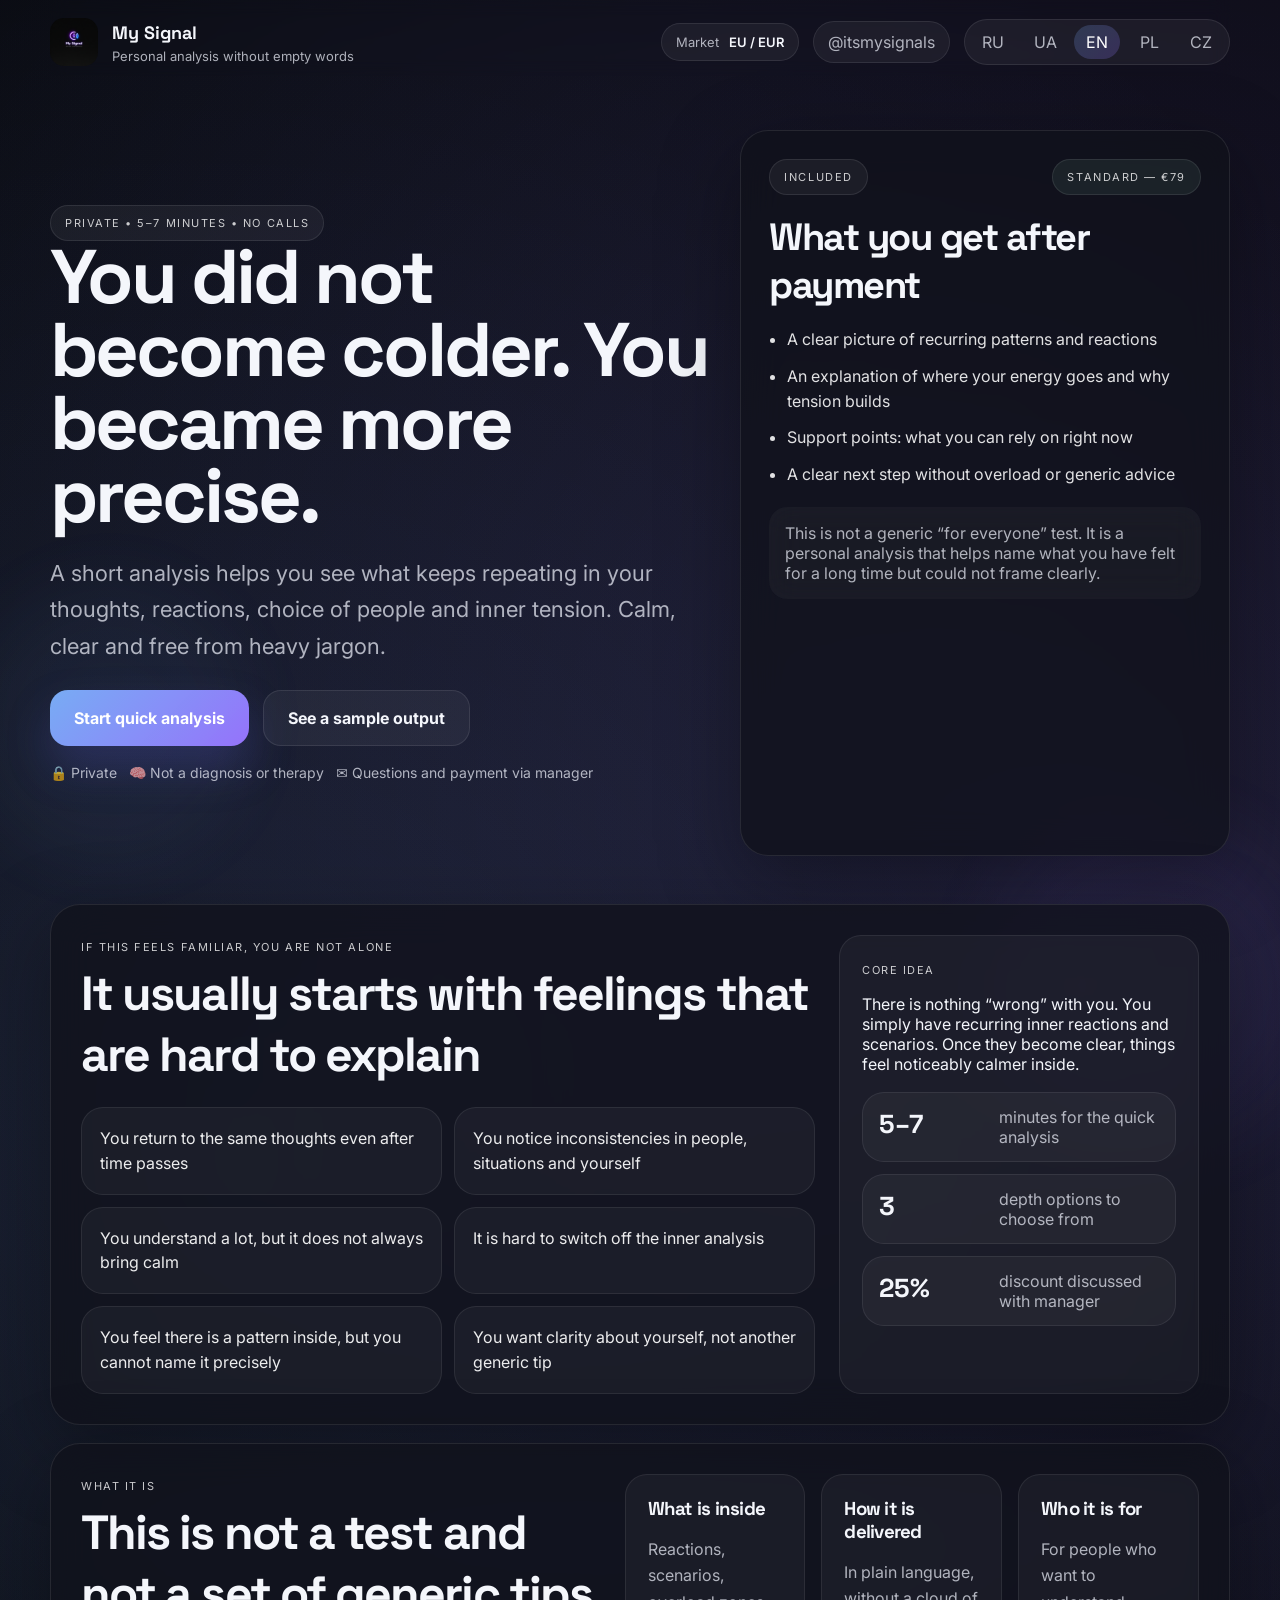
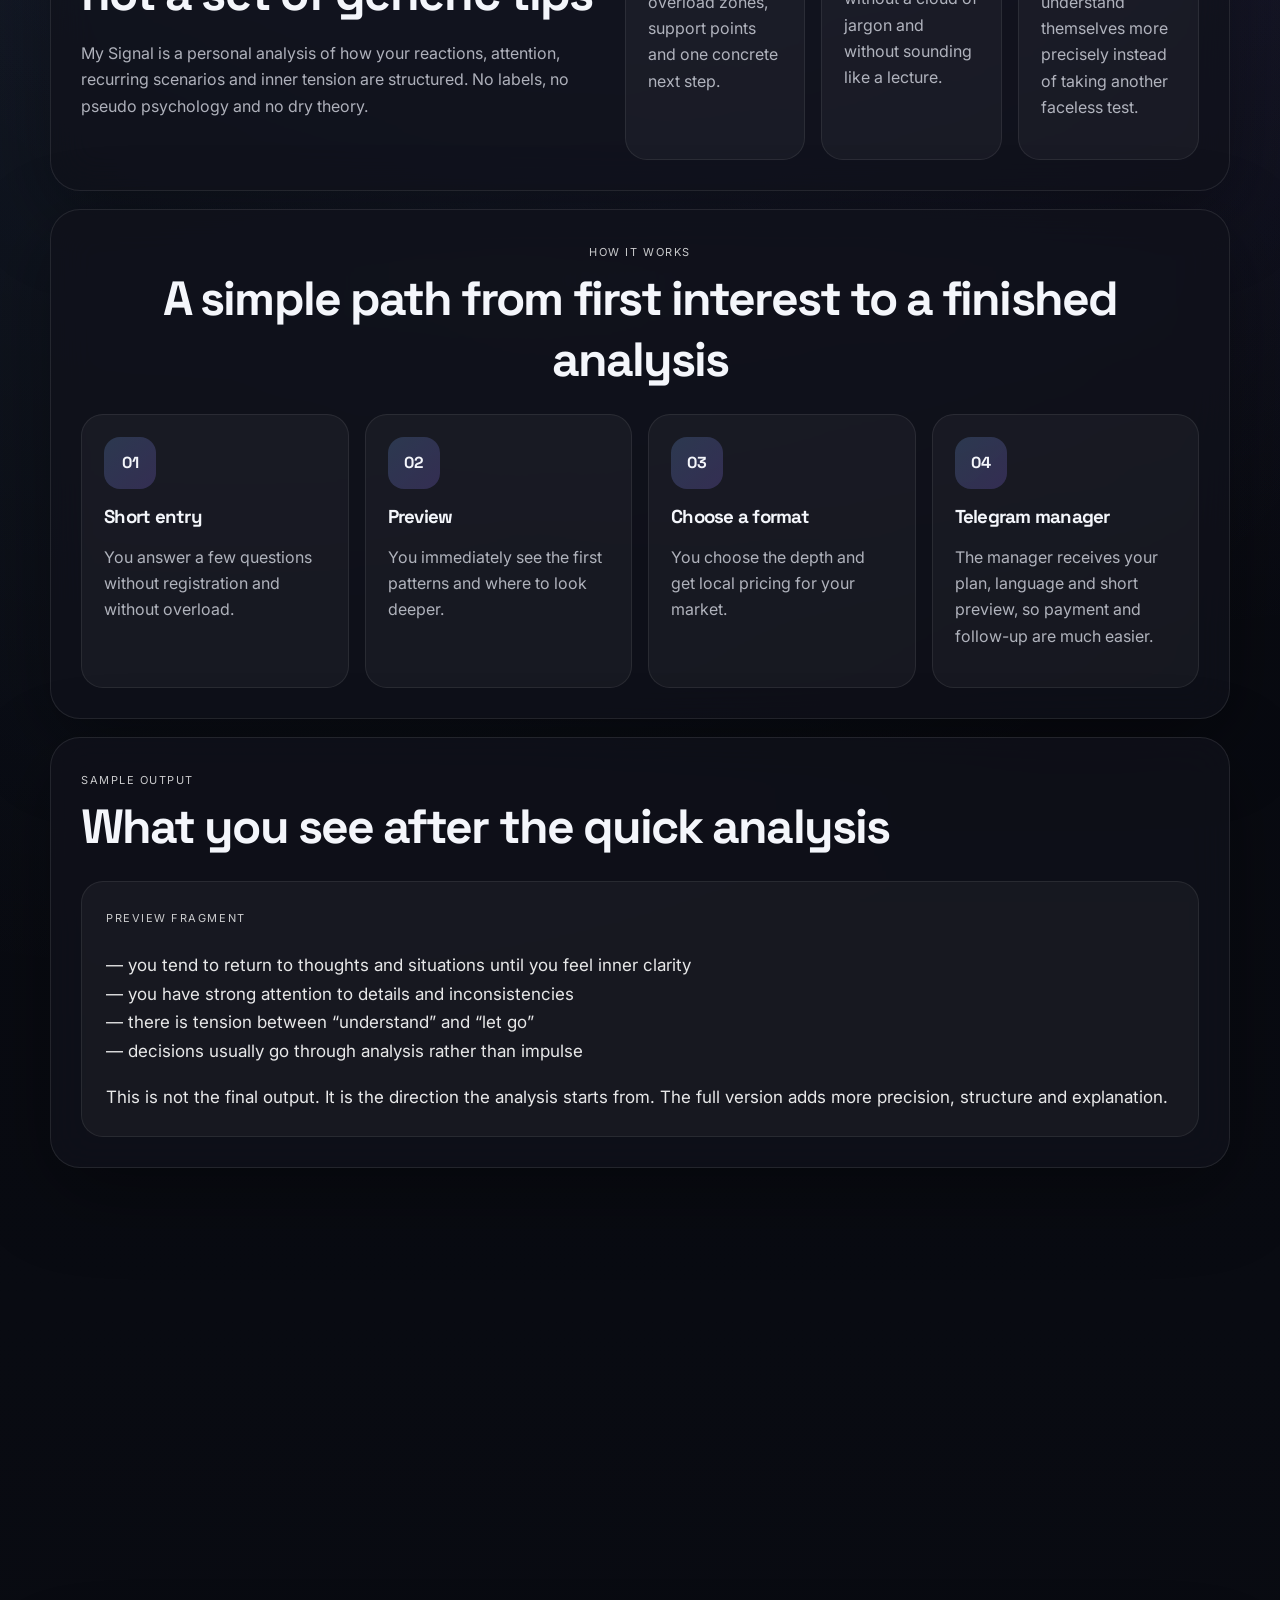
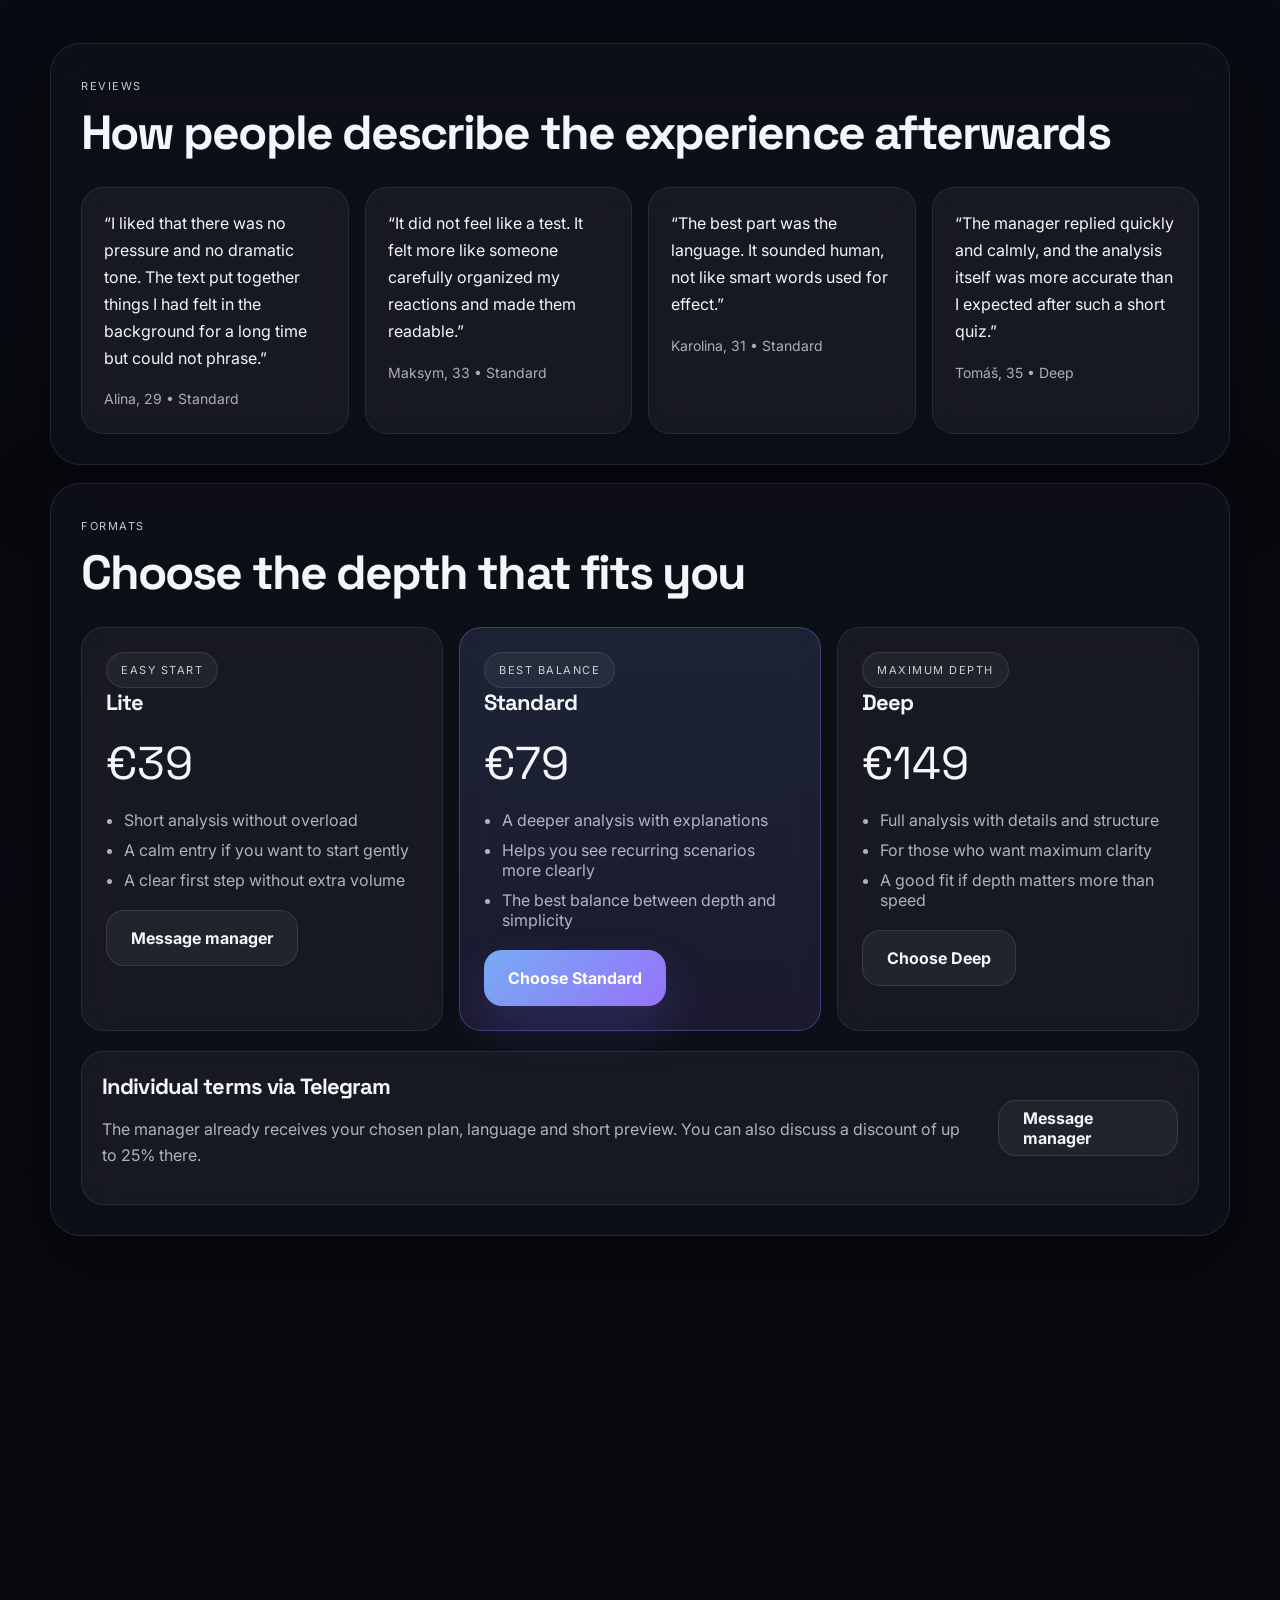
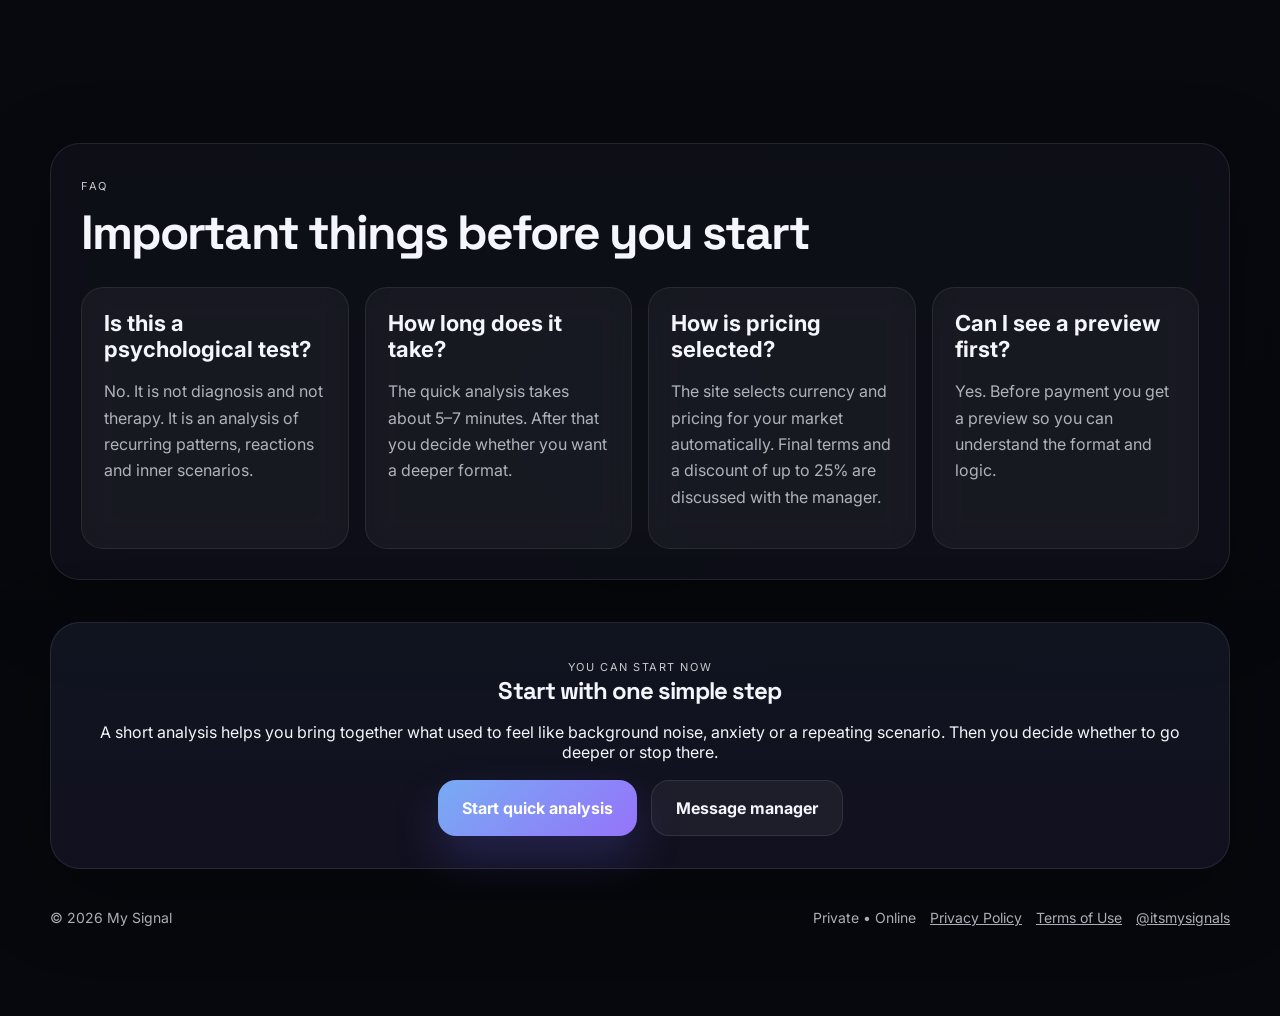
<file: index.html>
<!DOCTYPE html>
<html lang="ru">
<head>
  <meta charset="UTF-8" />
  <meta name="viewport" content="width=device-width, initial-scale=1.0, viewport-fit=cover" />
  <title>My Signal — персональный разбор паттернов и реакций</title>
  <meta name="description" content="My Signal — персональный разбор повторяющихся реакций, мыслей и сценариев. Спокойно, конфиденциально и без лишней воды." />
  <meta name="theme-color" content="#07080d" />
  <meta name="robots" content="index,follow" />
  <link rel="canonical" href="https://usatether.io/" />
  <meta property="og:title" content="My Signal — персональный разбор паттернов и реакций" />
  <meta property="og:description" content="Короткий разбор помогает увидеть повторяющиеся сценарии, внутреннее напряжение и точки опоры — без звонков и сложных терминов." />
  <meta property="og:type" content="website" />
  <meta property="og:url" content="https://usatether.io/" />
  <meta property="og:site_name" content="My Signal" />
  <meta property="og:image" content="https://usatether.io/assets/images/og-cover.png" />
  <meta property="og:image:width" content="1200" />
  <meta property="og:image:height" content="630" />
  <meta name="twitter:card" content="summary_large_image" />
  <meta name="twitter:title" content="My Signal — персональный разбор паттернов и реакций" />
  <meta name="twitter:description" content="Пойми, что у тебя повторяется и где возникает внутреннее напряжение." />
  <meta name="twitter:image" content="https://usatether.io/assets/images/og-cover.png" />
  <link rel="alternate" hreflang="ru" href="https://usatether.io/?lang=ru" />
  <link rel="alternate" hreflang="uk" href="https://usatether.io/?lang=uk" />
  <link rel="alternate" hreflang="en" href="https://usatether.io/?lang=en" />
  <link rel="alternate" hreflang="pl" href="https://usatether.io/?lang=pl" />
  <link rel="alternate" hreflang="cs" href="https://usatether.io/?lang=cs" />
  <link rel="alternate" hreflang="x-default" href="https://usatether.io/" />
  <link rel="preconnect" href="https://fonts.googleapis.com">
  <link rel="preconnect" href="https://fonts.gstatic.com" crossorigin>
  <link href="https://fonts.googleapis.com/css2?family=Inter:wght@400;500;600;700;800&family=Space+Grotesk:wght@500;700&display=swap" rel="stylesheet">
  <link rel="stylesheet" href="/assets/css/styles.css" />
  <link rel="icon" type="image/png" href="/assets/images/favicon.png" />
  <meta name="ms:telegram" content="itsmysignals" />
  <meta name="ms:support-email" content="" />
  <meta name="ms:ga4" content="" />
  <meta name="ms:meta-pixel" content="" />
</head>
<body>
  <div class="orb orb-a"></div>
  <div class="orb orb-b"></div>
  <div class="orb orb-c"></div>

  <div class="loader" id="loader" aria-hidden="true">
    <div class="loader-box">
      <div class="loader-brand">My Signal</div>
      <div class="loader-line" data-i18n="loader.line1">Подбираем язык и формат разбора…</div>
      <div class="loader-line" data-i18n="loader.line2">Готовим короткий вход без перегруза…</div>
      <div class="loader-line" data-i18n="loader.line3">Запускаем интерфейс…</div>
      <div class="loader-progress"></div>
    </div>
  </div>

  <header class="topbar wrap">
    <div class="brand-block">
      <img src="/assets/images/logo-primary.png" alt="My Signal" class="brand-logo" />
      <div>
        <div class="brand-name">My Signal</div>
        <div class="brand-sub" data-i18n="brand.sub">Персональный разбор без лишней воды</div>
      </div>
    </div>
    <div class="topbar-actions">
      <div class="market-pill">
        <span data-i18n="market.label">Рынок</span>
        <strong id="marketDisplay">EU / EUR</strong>
      </div>
      <a class="topbar-tg js-telegram-direct" href="https://t.me/itsmysignals" target="_blank" rel="noopener noreferrer">@itsmysignals</a>
      <div class="lang-switch" aria-label="Language switcher">
        <button class="lang-btn" data-lang="ru">RU</button>
        <button class="lang-btn" data-lang="uk">UA</button>
        <button class="lang-btn" data-lang="en">EN</button>
        <button class="lang-btn" data-lang="pl">PL</button>
        <button class="lang-btn" data-lang="cs">CZ</button>
      </div>
    </div>
  </header>

  <main>
    <section class="hero wrap">
      <div class="hero-copy" data-animate>
        <div class="eyebrow" data-i18n="hero.eyebrow">Конфиденциально • 5–7 минут • без звонков</div>
        <h1 data-i18n="hero.title">Ты не стал холоднее. Ты стал точнее.</h1>
        <p class="hero-sub" data-i18n="hero.sub">Короткий разбор помогает увидеть, что именно у тебя повторяется: в мыслях, реакциях, выборе людей и внутреннем напряжении. Спокойно, понятно и без тяжёлых формулировок.</p>
        <div class="hero-actions">
          <button class="btn btn-primary js-open-quiz" data-i18n="hero.cta" data-analytics-source="hero_quiz">Пройти короткий разбор</button>
          <a class="btn btn-secondary" href="#report-preview" data-i18n="hero.cta2">Посмотреть пример вывода</a>
        </div>
        <div class="hero-trust">
          <span data-i18n="hero.trust1">🔒 Конфиденциально</span>
          <span data-i18n="hero.trust2">🧠 Не диагноз и не терапия</span>
          <span data-i18n="hero.trust3">✉️ Вопросы и оплата через менеджера</span>
        </div>
      </div>
      <div class="hero-card" data-animate>
        <div class="hero-card-top">
          <span class="badge" data-i18n="hero.cardBadge">Что входит</span>
          <span class="badge badge-soft" id="heroPriceBadge">Standard — €79</span>
        </div>
        <h2 data-i18n="hero.cardTitle">Что человек получает после оплаты</h2>
        <ul class="hero-card-list">
          <li data-i18n="hero.card1">Ясную картину повторяющихся сценариев и реакций</li>
          <li data-i18n="hero.card2">Пояснение, где уходит энергия и почему растёт напряжение</li>
          <li data-i18n="hero.card3">Точки опоры: на что можно опираться уже сейчас</li>
          <li data-i18n="hero.card4">Чёткий следующий шаг без перегруза и общих фраз</li>
        </ul>
        <div class="hero-card-note" data-i18n="hero.cardNote">Это не общий тест «для всех», а персональный разбор, который помогает назвать то, что давно чувствуется, но не складывалось в ясную картину.</div>
      </div>
    </section>

    <section class="wrap section-shell recognition" data-animate>
      <div>
        <div class="section-label" data-i18n="recognition.label">Если это знакомо — ты не один</div>
        <h2 class="section-title" data-i18n="recognition.title">Обычно всё начинается с ощущений, которые сложно объяснить</h2>
        <div class="recognition-list">
          <div class="recognition-item" data-i18n="recognition.item1">Ты возвращаешься к одним и тем же мыслям даже спустя время</div>
          <div class="recognition-item" data-i18n="recognition.item2">Замечаешь несостыковки в людях, ситуациях и в себе</div>
          <div class="recognition-item" data-i18n="recognition.item3">Много понимаешь, но это не всегда приносит спокойствие</div>
          <div class="recognition-item" data-i18n="recognition.item4">Иногда сложно выключить внутренний анализ</div>
          <div class="recognition-item" data-i18n="recognition.item5">Чувствуешь, что внутри есть паттерн, но не можешь его точно назвать</div>
          <div class="recognition-item" data-i18n="recognition.item6">Хочется не очередного совета, а ясности по себе</div>
        </div>
      </div>
      <aside class="recognition-side">
        <div class="side-kicker" data-i18n="recognition.sideKicker">Главная мысль</div>
        <p data-i18n="recognition.sideText">С тобой не «что-то не так». У тебя просто есть повторяющиеся внутренние реакции и сценарии. Когда они становятся понятны, внутри становится заметно спокойнее.</p>
        <div class="side-stat-grid">
          <div class="side-stat"><strong>5–7</strong><span data-i18n="recognition.sideStat1">минут на короткий разбор</span></div>
          <div class="side-stat"><strong>3</strong><span data-i18n="recognition.sideStat2">формата глубины на выбор</span></div>
          <div class="side-stat"><strong>25%</strong><span data-i18n="recognition.sideStat3">скидка обсуждается у менеджера</span></div>
        </div>
      </aside>
    </section>

    <section class="wrap section-shell value-grid" data-animate>
      <div>
        <div class="section-label" data-i18n="offer.label">Что это такое</div>
        <h2 class="section-title" data-i18n="offer.title">Это не тест и не набор общих советов</h2>
        <p class="section-sub" data-i18n="offer.sub">My Signal — это персональный разбор того, как у тебя устроены реакции, внимание, повторяющиеся сценарии и внутреннее напряжение. Без ярлыков, без псевдопсихологии и без сухой теории.</p>
      </div>
      <div class="value-cards">
        <article class="value-card">
          <h3 data-i18n="offer.card1Title">Что внутри</h3>
          <p data-i18n="offer.card1Text">Реакции, сценарии, зоны перегруза, точки опоры и конкретный следующий шаг.</p>
        </article>
        <article class="value-card">
          <h3 data-i18n="offer.card2Title">Как это подаётся</h3>
          <p data-i18n="offer.card2Text">Простым языком, без терминологического тумана и без ощущения, что тебе читают лекцию.</p>
        </article>
        <article class="value-card">
          <h3 data-i18n="offer.card3Title">Для кого</h3>
          <p data-i18n="offer.card3Text">Для тех, кто хочет понять себя точнее, а не получить очередной безличный тест.</p>
        </article>
      </div>
    </section>

    <section class="wrap section-shell steps" data-animate>
      <div class="section-head center">
        <div class="section-label" data-i18n="flow.label">Как это работает</div>
        <h2 class="section-title" data-i18n="flow.title">Простой путь от первого интереса до готового разбора</h2>
      </div>
      <div class="steps-grid">
        <article class="step-card">
          <div class="step-number">01</div>
          <h3 data-i18n="flow.card1Title">Короткий вход</h3>
          <p data-i18n="flow.card1Text">Ты отвечаешь на несколько вопросов без регистрации и без перегруза.</p>
        </article>
        <article class="step-card">
          <div class="step-number">02</div>
          <h3 data-i18n="flow.card2Title">Предварительный вывод</h3>
          <p data-i18n="flow.card2Text">Сразу видишь первые паттерны и понимаешь, куда смотреть глубже.</p>
        </article>
        <article class="step-card">
          <div class="step-number">03</div>
          <h3 data-i18n="flow.card3Title">Выбор формата</h3>
          <p data-i18n="flow.card3Text">Выбираешь глубину разбора и получаешь локальную цену под свой рынок.</p>
        </article>
        <article class="step-card">
          <div class="step-number">04</div>
          <h3 data-i18n="flow.card4Title">Менеджер в Telegram</h3>
          <p data-i18n="flow.card4Text">Менеджер получает твой план, язык и краткий вывод — дальше проще оплатить и задать вопросы.</p>
        </article>
      </div>
    </section>

    <section class="wrap section-shell preview-shell" id="report-preview" data-animate>
      <div class="section-head">
        <div>
          <div class="section-label" data-i18n="preview.label">Пример вывода</div>
          <h2 class="section-title" data-i18n="preview.title">Что ты увидишь после короткого разбора</h2>
        </div>
      </div>
      <div class="report-card">
        <div class="report-kicker" data-i18n="preview.kicker">Предварительный фрагмент</div>
        <p data-i18n="preview.text">— ты склонен возвращаться к мыслям и ситуациям, пока не почувствуешь внутреннюю ясность<br>— у тебя сильное внимание к деталям и несостыковкам<br>— внутри есть напряжение между «понять» и «отпустить»<br>— решения чаще проходят через анализ, а не через импульс</p>
        <p class="section-sub" data-i18n="preview.note">Это не окончательный вывод, а направление, с которого начинается разбор. Полная версия даёт больше точности, структуры и пояснений.</p>
      </div>
    </section>

    <section class="wrap section-shell trust-section" data-animate>
      <div class="section-head">
        <div>
          <div class="section-label" data-i18n="trust.label">Доверие без перегиба</div>
          <h2 class="section-title" data-i18n="trust.title">Почему это ощущается как про тебя, а не как общий шаблон</h2>
        </div>
      </div>
      <div class="trust-grid">
        <article class="trust-card">
          <h3 data-i18n="trust.card1Title">Без ложных обещаний</h3>
          <p data-i18n="trust.card1Text">Это не диагноз, не магия и не обещание «исправить всё». Это ясный разбор того, что уже проявляется в твоих реакциях и сценариях.</p>
        </article>
        <article class="trust-card">
          <h3 data-i18n="trust.card2Title">Без публичности</h3>
          <p data-i18n="trust.card2Text">Короткий разбор проходит без звонков. Все вопросы, условия и оплата — через менеджера в Telegram в личном формате.</p>
        </article>
        <article class="trust-card">
          <h3 data-i18n="trust.card3Title">Без пустых формулировок</h3>
          <p data-i18n="trust.card3Text">Текст результата написан для человека, а не для красивой витрины. Важна понятность, а не эффектность ради эффекта.</p>
        </article>
        <article class="trust-card">
          <h3 data-i18n="trust.card4Title">С локальной ценой</h3>
          <p data-i18n="trust.card4Text">Сайт автоматически подбирает язык и цену под рынок, а скидка до 25% обсуждается уже у менеджера.</p>
        </article>
      </div>
    </section>

    <section class="wrap section-shell reviews" data-animate>
      <div class="section-head">
        <div>
          <div class="section-label" data-i18n="reviews.label">Отзывы</div>
          <h2 class="section-title" data-i18n="reviews.title">Как люди описывают опыт после разбора</h2>
        </div>
      </div>
      <div class="reviews-grid">
        <article class="review-card">
          <p data-i18n="reviews.card1Text">«Мне понравилось, что здесь нет давления и лишней драмы. Текст собрал в одно целое то, что я давно чувствовала фоном, но не могла сформулировать.»</p>
          <span data-i18n="reviews.card1Meta">Алина, 29 • Standard</span>
        </article>
        <article class="review-card">
          <p data-i18n="reviews.card2Text">«Ощущение было не как от теста, а как будто кто-то аккуратно разложил мои реакции по полочкам. После этого стало проще принимать решения.»</p>
          <span data-i18n="reviews.card2Meta">Maksym, 33 • Full</span>
        </article>
        <article class="review-card">
          <p data-i18n="reviews.card3Text">«Сильнее всего зашло, что вывод написан нормальным человеческим языком. Не было ощущения “умных слов ради умных слов”.»</p>
          <span data-i18n="reviews.card3Meta">Karolina, 31 • Standard</span>
        </article>
        <article class="review-card">
          <p data-i18n="reviews.card4Text">«Менеджер быстро ответил, всё было спокойно и без навязчивости. Сам разбор оказался точнее, чем я ожидал после короткого квиза.»</p>
          <span data-i18n="reviews.card4Meta">Tomáš, 35 • Deep</span>
        </article>
      </div>
    </section>

    <section class="wrap section-shell pricing" data-animate>
      <div class="section-head">
        <div>
          <div class="section-label" data-i18n="pricing.label">Форматы</div>
          <h2 class="section-title" data-i18n="pricing.title">Выбери глубину, которая тебе подходит</h2>
        </div>
      </div>
      <div class="pricing-grid">
        <article class="pricing-card">
          <div class="plan-badge" data-i18n="pricing.badge1">Базовый вход</div>
          <h3 data-i18n="pricing.card1Title">Lite</h3>
          <div class="price" data-price="lite">€39</div>
          <ul class="plan-list">
            <li data-i18n="pricing.card1Item1">Короткий разбор без перегруза</li>
            <li data-i18n="pricing.card1Item2">Подходит, если хочешь начать спокойно</li>
            <li data-i18n="pricing.card1Item3">Понятный первый шаг без лишнего объёма</li>
          </ul>
          <button class="btn btn-secondary js-checkout" data-plan="lite" data-i18n="pricing.card1Cta">Написать менеджеру</button>
        </article>
        <article class="pricing-card featured">
          <div class="plan-badge" data-i18n="pricing.badge2">Оптимальный формат</div>
          <h3 data-i18n="pricing.card2Title">Standard</h3>
          <div class="price" data-price="standard">€79</div>
          <ul class="plan-list">
            <li data-i18n="pricing.card2Item1">Более глубокий разбор с пояснениями</li>
            <li data-i18n="pricing.card2Item2">Помогает увидеть повторяющиеся сценарии точнее</li>
            <li data-i18n="pricing.card2Item3">Лучший баланс глубины и простоты</li>
          </ul>
          <button class="btn btn-primary js-checkout" data-plan="standard" data-i18n="pricing.card2Cta">Выбрать Standard</button>
        </article>
        <article class="pricing-card">
          <div class="plan-badge" data-i18n="pricing.badge3">Максимальная глубина</div>
          <h3 data-i18n="pricing.card3Title">Deep</h3>
          <div class="price" data-price="deep">€149</div>
          <ul class="plan-list">
            <li data-i18n="pricing.card3Item1">Полный разбор с деталями и структурой</li>
            <li data-i18n="pricing.card3Item2">Для тех, кто хочет дойти до максимальной ясности</li>
            <li data-i18n="pricing.card3Item3">Подходит, если важна глубина, а не скорость</li>
          </ul>
          <button class="btn btn-secondary js-checkout" data-plan="deep" data-i18n="pricing.card3Cta">Выбрать Deep</button>
        </article>
      </div>
      <div class="manager-box">
        <div>
          <h3 data-i18n="pricing.managerTitle">Индивидуальные условия через Telegram</h3>
          <p data-i18n="pricing.managerText">Менеджер уже получает выбранный план, язык и краткий вывод. Там же можно уточнить детали и обсудить скидку до 25%.</p>
        </div>
        <a class="btn btn-secondary js-telegram-direct" href="https://t.me/itsmysignals" target="_blank" rel="noopener noreferrer" data-i18n="pricing.managerCta" data-analytics-source="pricing_manager">Написать менеджеру</a>
      </div>
    </section>



    <section class="wrap section-shell readiness" data-animate>
      <div class="section-head">
        <div>
          <div class="section-label" data-copy="legal.label">Before payment</div>
          <h2 class="section-title" data-copy="legal.title">Clear rules and a backup contact path</h2>
        </div>
      </div>
      <div class="readiness-grid">
        <article class="faq-card readiness-card">
          <strong data-copy="legal.card1Title">What this service is and is not</strong>
          <p data-copy="legal.card1Text">My Signal is an informational personal analysis. It is not a diagnosis, not therapy, not emergency help and not medical treatment.</p>
          <div class="legal-links">
            <a href="/privacy.html" data-copy="legal.privacy">Privacy Policy</a>
            <a href="/terms.html" data-copy="legal.terms">Terms</a>
          </div>
        </article>
        <article class="faq-card readiness-card">
          <strong data-copy="fallback.cardTitle">Not ready to jump into Telegram?</strong>
          <p data-copy="fallback.cardText">You can copy the preview and contact details first. When support email is configured, the email button becomes a backup lead channel.</p>
          <div class="backup-actions">
            <button class="btn btn-secondary" id="copyPreviewButton" type="button" data-copy="fallback.copy">Copy preview</button>
            <a class="btn btn-secondary is-disabled" id="emailFallbackLink" href="#" aria-disabled="true" data-copy="fallback.email">Email backup</a>
          </div>
          <p class="backup-note" id="copyPreviewStatus" aria-live="polite" data-copy="fallback.note">Telegram remains the fastest path, but now there is a fallback.</p>
        </article>
      </div>
    </section>

    <section class="wrap section-shell faq" data-animate>
      <div class="section-head">
        <div>
          <div class="section-label" data-i18n="faq.label">FAQ</div>
          <h2 class="section-title" data-i18n="faq.title">Коротко о важном перед стартом</h2>
        </div>
      </div>
      <div class="faq-grid">
        <article class="faq-card"><strong data-i18n="faq.q1">Это психологический тест?</strong><p data-i18n="faq.a1">Нет. Это не диагностика и не терапия. Это разбор повторяющихся паттернов, реакций и внутренних сценариев.</p></article>
        <article class="faq-card"><strong data-i18n="faq.q2">Сколько времени это занимает?</strong><p data-i18n="faq.a2">Короткий разбор занимает примерно 5–7 минут. Дальше ты сам решаешь, нужен ли более глубокий формат.</p></article>
        <article class="faq-card"><strong data-i18n="faq.q3">Как определяется цена?</strong><p data-i18n="faq.a3">Сайт подбирает валюту и цену под рынок автоматически. Финальные условия и скидка до 25% обсуждаются у менеджера.</p></article>
        <article class="faq-card"><strong data-i18n="faq.q4">Можно сначала посмотреть предварительный вывод?</strong><p data-i18n="faq.a4">Да. До оплаты ты получаешь предварительный вывод, чтобы понять логику и формат.</p></article>
      </div>
    </section>

    <section class="wrap final-cta" data-animate>
      <div class="final-panel">
        <div class="section-label" data-i18n="final.label">Можно начать сейчас</div>
        <h2 data-i18n="final.title">Начни с простого шага</h2>
        <p data-i18n="final.text">Короткий разбор помогает собрать в одно целое то, что раньше ощущалось как фон, тревога или повторяющийся сценарий. Дальше ты сам решаешь, идти глубже или остановиться на этом.</p>
        <div class="hero-actions center-actions">
          <button class="btn btn-primary js-open-quiz" data-i18n="final.cta1" data-analytics-source="final_quiz">Пройти короткий разбор</button>
          <a class="btn btn-secondary js-telegram-direct" href="https://t.me/itsmysignals" target="_blank" rel="noopener noreferrer" data-i18n="final.cta2" data-analytics-source="final_manager">Написать менеджеру</a>
        </div>
      </div>
    </section>
  </main>

  <footer class="wrap footer">
    <div>© <span id="year"></span> My Signal</div>
    <div class="footer-links">
      <span data-i18n="footer.text">Конфиденциально • Онлайн</span>
      <a href="/privacy.html" data-copy="legal.privacy">Privacy Policy</a>
      <a href="/terms.html" data-copy="legal.terms">Terms</a>
      <a class="js-telegram-direct" href="https://t.me/itsmysignals" target="_blank" rel="noopener noreferrer" data-analytics-source="footer_manager">@itsmysignals</a>
    </div>
  </footer>

  <div class="sticky-mobile-cta">
    <button class="btn btn-primary js-open-quiz" data-i18n="sticky.cta" data-analytics-source="sticky_quiz">Пройти короткий разбор</button>
  </div>

  <div class="modal" id="quizModal" aria-hidden="true">
    <div class="modal-backdrop" data-close-modal></div>
    <div class="modal-dialog">
      <div class="modal-toolbar">
        <div class="modal-toolbar-spacer" aria-hidden="true"></div>
        <button class="modal-close" id="closeModal" aria-label="Close">×</button>
      </div>

      <section class="quiz-screen active" data-screen="intro">
        <div class="quiz-kicker" data-i18n="quiz.introKicker">Короткий вход в разбор</div>
        <h3 data-i18n="quiz.introTitle">Ответь на несколько вопросов</h3>
        <p data-i18n="quiz.introText">Это займёт примерно 5–7 минут. Без регистрации, без звонков и без тяжёлых формулировок. Ответы нужны только для предварительного вывода.</p>
        <div class="quiz-trust">
          <span data-i18n="quiz.introTrust1">🔒 Конфиденциально</span>
          <span data-i18n="quiz.introTrust2">⚡ Быстро</span>
          <span data-i18n="quiz.introTrust3">📩 Вопросы и оплата через Telegram</span>
        </div>
        <button class="btn btn-primary" id="startQuiz" data-i18n="quiz.start">Начать</button>
      </section>

      <section class="quiz-screen" data-screen="questions">
        <div class="quiz-header">
          <div class="quiz-progress-block">
            <div class="quiz-progress-row">
              <div class="quiz-progress"><span id="quizProgressBar"></span></div>
              <div class="quiz-progress-text"><span id="quizCurrent">1</span>/<span id="quizTotal">10</span></div>
            </div>
            <div class="quiz-kicker" id="quizCategory">My Signal</div>
          </div>
        </div>
        <h3 id="quizQuestion">...</h3>
        <div class="quiz-options" id="quizOptions"></div>
      </section>

      <section class="quiz-screen" data-screen="analyzing">
        <div class="quiz-kicker" data-i18n="quiz.analyzingKicker">Предварительный анализ</div>
        <h3 data-i18n="quiz.analyzingTitle">Собираем вывод по твоим ответам</h3>
        <div class="analysis-lines">
          <div data-i18n="quiz.analyzing1">Смотрим, где повторяются реакции…</div>
          <div data-i18n="quiz.analyzing2">Отмечаем, где растёт внутреннее напряжение…</div>
          <div data-i18n="quiz.analyzing3">Собираем предварительную картину…</div>
        </div>
        <div class="loader-progress slim"><span></span></div>
      </section>

      <section class="quiz-screen" data-screen="result">
        <div class="quiz-kicker" data-i18n="quiz.resultKicker">Предварительный вывод</div>
        <h3 data-i18n="quiz.resultTitle">Уже видно несколько устойчивых паттернов</h3>
        <div class="preview-points" id="previewPoints"></div>
        <div class="preview-summary" id="previewSummary"></div>
        <div class="preview-actions">
          <button class="btn btn-primary" id="openPlans" data-i18n="quiz.resultCta1">Выбрать формат</button>
          <a class="btn btn-secondary" id="telegramPreviewLink" href="https://t.me/itsmysignals" target="_blank" rel="noopener noreferrer" data-analytics-source="quiz_preview" data-i18n="quiz.resultCta2">Отправить вывод менеджеру</a>
        </div>
      </section>

      <section class="quiz-screen" data-screen="plans">
        <div class="quiz-kicker" data-i18n="quiz.planKicker">Завершение</div>
        <h3 data-i18n="quiz.planTitle">Выбери формат и перейди к менеджеру</h3>
        <p class="quiz-plan-note" data-i18n="quiz.planText">Менеджер получит выбранный тариф, язык, рынок и краткий вывод. Это ускоряет оплату и делает диалог точнее.</p>
        <div class="quiz-plan-grid">
          <button class="plan-select" data-plan="lite"><span class="plan-name">Lite</span> <span class="plan-price" data-plan-price="lite">€39</span></button>
          <button class="plan-select featured active" data-plan="standard"><span class="plan-name">Standard</span> <span class="plan-price" data-plan-price="standard">€79</span></button>
          <button class="plan-select" data-plan="deep"><span class="plan-name">Deep</span> <span class="plan-price" data-plan-price="deep">€149</span></button>
        </div>
        <a class="btn btn-primary full" id="telegramCheckoutLink" href="https://t.me/itsmysignals" target="_blank" rel="noopener noreferrer" data-analytics-source="quiz_checkout" data-i18n="quiz.planCta">Перейти к менеджеру в Telegram</a>
      </section>
    </div>
  </div>

  <script src="/assets/js/app.js" defer></script>
</body>
</html>
</file>
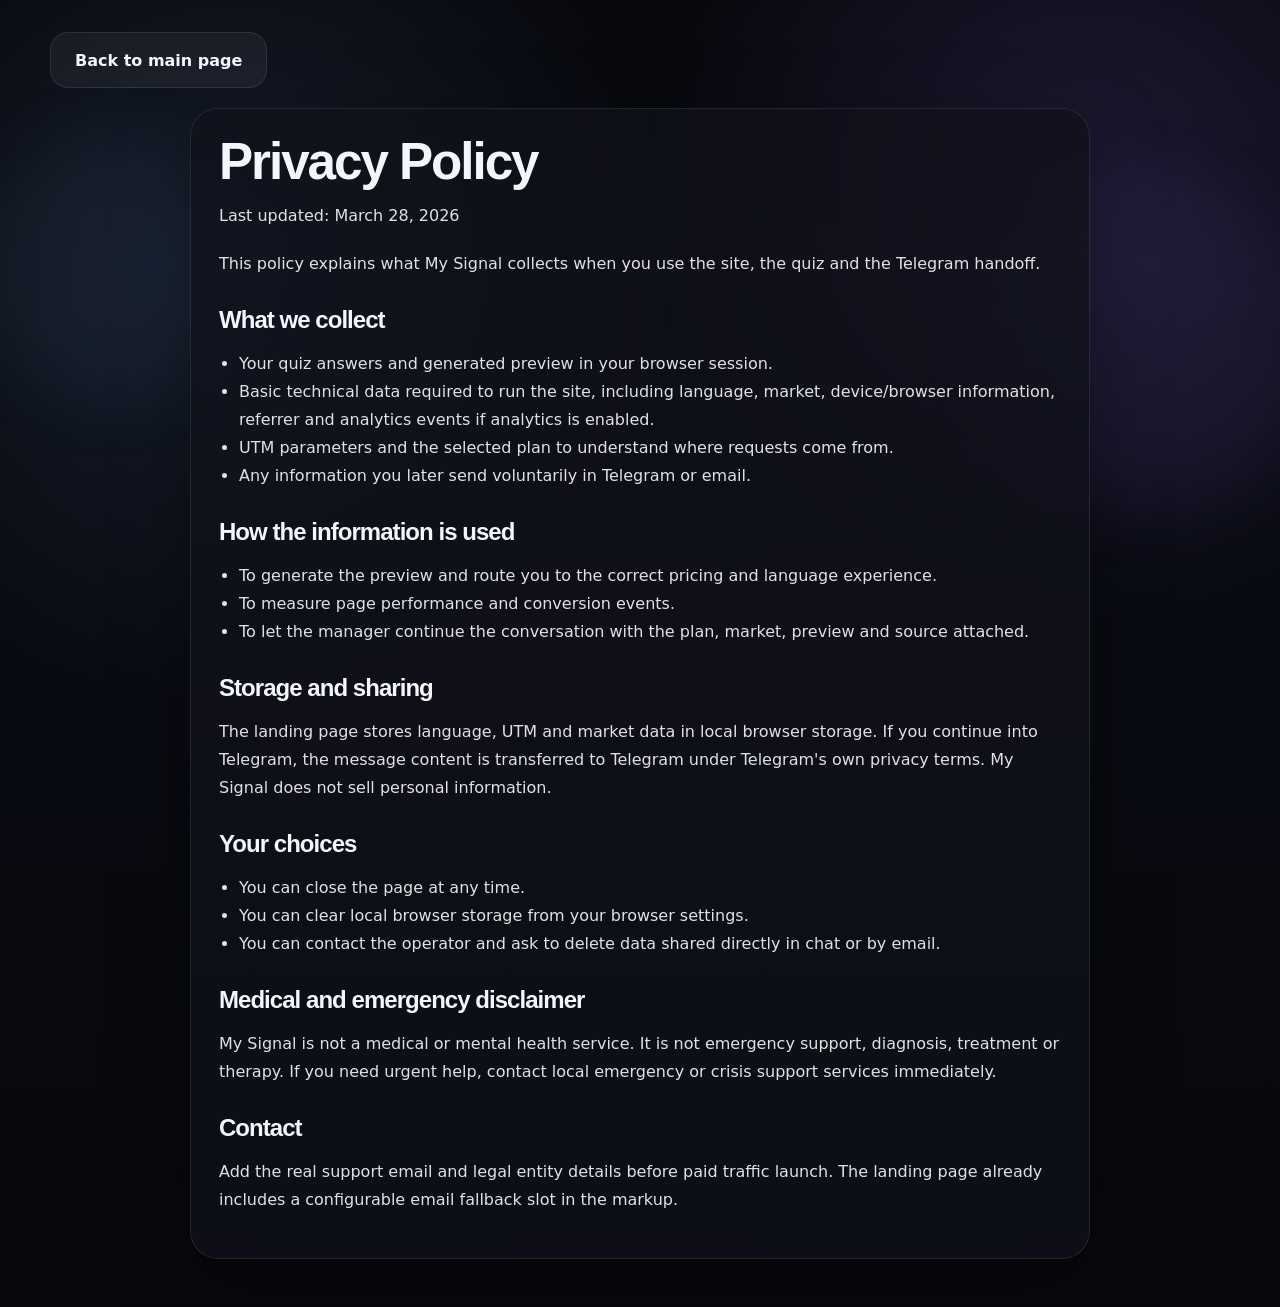
<file: privacy.html>
<!DOCTYPE html>
<html lang="en">
<head>
  <meta charset="UTF-8" />
  <meta name="viewport" content="width=device-width, initial-scale=1.0" />
  <title>My Signal Privacy Policy</title>
  <meta name="description" content="Privacy Policy for My Signal" />
  <meta name="robots" content="index,follow" />
  <link rel="stylesheet" href="/assets/css/styles.css" />
  <link rel="icon" type="image/png" href="/assets/images/favicon.png" />
</head>
<body class="legal-page">
  <div class="orb orb-a"></div>
  <div class="orb orb-b"></div>
  <main class="wrap">
    <a class="btn btn-secondary legal-back" href="/">Back to main page</a>
    <article class="legal-shell">
      <h1>Privacy Policy</h1>
      <p class="legal-meta">Last updated: March 28, 2026</p>
      
<p>This policy explains what My Signal collects when you use the site, the quiz and the Telegram handoff.</p>
<h2>What we collect</h2>
<ul>
  <li>Your quiz answers and generated preview in your browser session.</li>
  <li>Basic technical data required to run the site, including language, market, device/browser information, referrer and analytics events if analytics is enabled.</li>
  <li>UTM parameters and the selected plan to understand where requests come from.</li>
  <li>Any information you later send voluntarily in Telegram or email.</li>
</ul>
<h2>How the information is used</h2>
<ul>
  <li>To generate the preview and route you to the correct pricing and language experience.</li>
  <li>To measure page performance and conversion events.</li>
  <li>To let the manager continue the conversation with the plan, market, preview and source attached.</li>
</ul>
<h2>Storage and sharing</h2>
<p>The landing page stores language, UTM and market data in local browser storage. If you continue into Telegram, the message content is transferred to Telegram under Telegram's own privacy terms. My Signal does not sell personal information.</p>
<h2>Your choices</h2>
<ul>
  <li>You can close the page at any time.</li>
  <li>You can clear local browser storage from your browser settings.</li>
  <li>You can contact the operator and ask to delete data shared directly in chat or by email.</li>
</ul>
<h2>Medical and emergency disclaimer</h2>
<p>My Signal is not a medical or mental health service. It is not emergency support, diagnosis, treatment or therapy. If you need urgent help, contact local emergency or crisis support services immediately.</p>
<h2>Contact</h2>
<p>Add the real support email and legal entity details before paid traffic launch. The landing page already includes a configurable email fallback slot in the markup.</p>

    </article>
  </main>
</body>
</html>
</file>
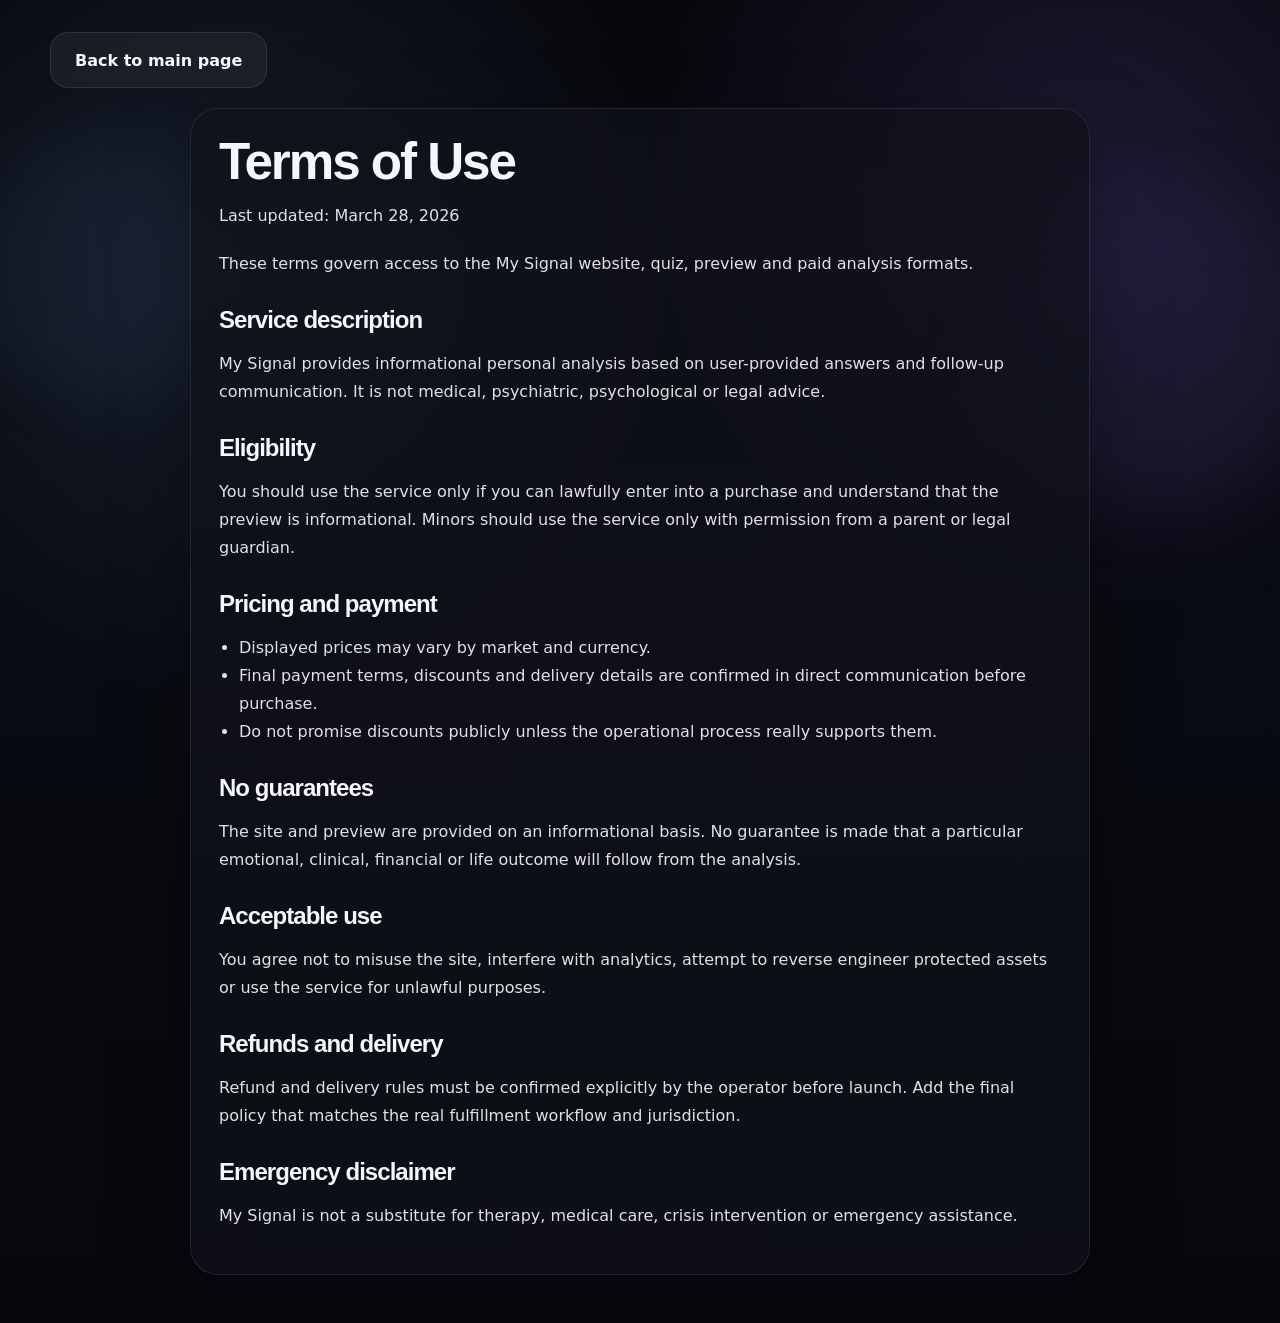
<file: terms.html>
<!DOCTYPE html>
<html lang="en">
<head>
  <meta charset="UTF-8" />
  <meta name="viewport" content="width=device-width, initial-scale=1.0" />
  <title>My Signal Terms</title>
  <meta name="description" content="Terms for My Signal" />
  <meta name="robots" content="index,follow" />
  <link rel="stylesheet" href="/assets/css/styles.css" />
  <link rel="icon" type="image/png" href="/assets/images/favicon.png" />
</head>
<body class="legal-page">
  <div class="orb orb-a"></div>
  <div class="orb orb-b"></div>
  <main class="wrap">
    <a class="btn btn-secondary legal-back" href="/">Back to main page</a>
    <article class="legal-shell">
      <h1>Terms of Use</h1>
      <p class="legal-meta">Last updated: March 28, 2026</p>
      
<p>These terms govern access to the My Signal website, quiz, preview and paid analysis formats.</p>
<h2>Service description</h2>
<p>My Signal provides informational personal analysis based on user-provided answers and follow-up communication. It is not medical, psychiatric, psychological or legal advice.</p>
<h2>Eligibility</h2>
<p>You should use the service only if you can lawfully enter into a purchase and understand that the preview is informational. Minors should use the service only with permission from a parent or legal guardian.</p>
<h2>Pricing and payment</h2>
<ul>
  <li>Displayed prices may vary by market and currency.</li>
  <li>Final payment terms, discounts and delivery details are confirmed in direct communication before purchase.</li>
  <li>Do not promise discounts publicly unless the operational process really supports them.</li>
</ul>
<h2>No guarantees</h2>
<p>The site and preview are provided on an informational basis. No guarantee is made that a particular emotional, clinical, financial or life outcome will follow from the analysis.</p>
<h2>Acceptable use</h2>
<p>You agree not to misuse the site, interfere with analytics, attempt to reverse engineer protected assets or use the service for unlawful purposes.</p>
<h2>Refunds and delivery</h2>
<p>Refund and delivery rules must be confirmed explicitly by the operator before launch. Add the final policy that matches the real fulfillment workflow and jurisdiction.</p>
<h2>Emergency disclaimer</h2>
<p>My Signal is not a substitute for therapy, medical care, crisis intervention or emergency assistance.</p>

    </article>
  </main>
</body>
</html>
</file>
<file: assets/css/styles.css>
:root {
  --bg: #07080d;
  --panel: rgba(16, 18, 27, 0.76);
  --panel-strong: rgba(15, 17, 24, 0.92);
  --line: rgba(255,255,255,0.09);
  --text: #f4f6fb;
  --muted: rgba(236,239,248,0.72);
  --blue: #7db4ff;
  --violet: #9875ff;
  --green: #93f0be;
  --shadow: 0 24px 80px rgba(0,0,0,0.34);
  --radius-xl: 28px;
  --radius-lg: 22px;
  --radius-md: 16px;
  --wrap: 1180px;
}
* { box-sizing: border-box; }
html { scroll-behavior: smooth; width: 100%; max-width: 100%; overflow-x: hidden; }
body {
  position: relative;
  width: 100%;
  max-width: 100%;
  margin: 0;
  background:
    radial-gradient(circle at 18% 20%, rgba(125,180,255,0.12), transparent 30%),
    radial-gradient(circle at 85% 14%, rgba(152,117,255,0.15), transparent 28%),
    linear-gradient(180deg, #07080d 0%, #090b12 50%, #07080d 100%);
  color: var(--text);
  font-family: Inter, system-ui, sans-serif;
  min-height: 100vh;
  overflow-x: hidden;
  -webkit-text-size-adjust: 100%;
}

@supports (overflow: clip) {
  html, body { overflow-x: clip; }
}
a { color: inherit; }
button { font: inherit; }

img, svg, video, canvas {
  max-width: 100%;
  height: auto;
}

.brand-block {
  min-width: 0;
  flex-wrap: nowrap;
}

.brand-logo {
  flex: 0 0 48px;
}

.brand-block > div {
  min-width: 0;
}

.brand-name,
.brand-sub,
.topbar-tg,
.market-pill strong {
  overflow-wrap: anywhere;
  word-break: break-word;
}

.wrap { width: min(calc(100% - 32px), var(--wrap)); margin: 0 auto; }
.orb {
  position: absolute; border-radius: 50%; pointer-events: none; filter: blur(40px); opacity: 0.42; z-index: 0; will-change: transform;
}
.orb-a { width: 280px; height: 280px; left: -30px; top: 10%; background: rgba(125,180,255,0.12); }
.orb-b { width: 340px; height: 340px; right: -40px; top: 14%; background: rgba(152,117,255,0.16); }
.orb-c { width: 260px; height: 260px; left: 50%; bottom: 8%; background: rgba(147,240,190,0.08); transform: translateX(-50%); }

.loader {
  position: fixed; inset: 0; display: grid; place-items: center; background: rgba(7,8,13,0.94); z-index: 70;
  transition: opacity .35s ease, visibility .35s ease;
}
.loader.hidden { opacity: 0; visibility: hidden; pointer-events: none; }
.loader-box {
  width: min(92vw, 480px); background: rgba(15, 17, 24, 0.92); border: 1px solid var(--line); border-radius: 28px;
  padding: 28px; box-shadow: var(--shadow); -webkit-backdrop-filter: blur(22px); backdrop-filter: blur(22px);
}
.loader-brand {
  font-family: "Space Grotesk", Inter, sans-serif; font-size: 22px; font-weight: 700; margin-bottom: 22px;
}
.loader-line { color: var(--muted); padding: 10px 0; }
.loader-progress { height: 4px; margin-top: 18px; background: rgba(255,255,255,0.08); border-radius: 999px; overflow: hidden; position: relative; }
.loader-progress::after, .loader-progress.slim span {
  content: ""; position: absolute; inset: 0; width: 36%; border-radius: inherit;
  background: linear-gradient(90deg, rgba(125,180,255,0), var(--blue), var(--violet), rgba(152,117,255,0));
  animation: scan 1.4s linear infinite;
}
.loader-progress.slim { position: relative; }
.loader-progress.slim span { inset: 0; }
@keyframes scan { from { transform: translateX(-120%);} to { transform: translateX(320%);} }

.topbar, main, .footer { position: relative; z-index: 1; }
.topbar {
  display: flex; justify-content: space-between; align-items: center; gap: 18px; padding: 18px 0 10px;
  position: sticky; top: 0; -webkit-backdrop-filter: blur(8px); backdrop-filter: blur(8px); z-index: 30;
}
.brand-block, .topbar-actions { display: flex; align-items: center; gap: 14px; }
.brand-logo { width: 48px; height: 48px; object-fit: contain; border-radius: 14px; }
.brand-name { font-family: "Space Grotesk", Inter, sans-serif; font-size: 18px; font-weight: 700; }
.brand-sub { color: var(--muted); font-size: 13px; margin-top: 4px; }
.topbar-tg {
  text-decoration: none; padding: 10px 14px; border-radius: 999px; background: rgba(255,255,255,0.05);
  border: 1px solid var(--line); color: var(--muted);
}
.lang-switch {
  display: inline-flex; align-items: center; gap: 6px; padding: 5px; border-radius: 999px;
  border: 1px solid var(--line); background: rgba(255,255,255,0.05);
}
.lang-btn {
  border: 0; color: var(--muted); background: transparent; min-width: 46px; height: 34px; border-radius: 999px; cursor: pointer;
}
.lang-btn.active { color: #fff; background: linear-gradient(135deg, rgba(125,180,255,0.2), rgba(152,117,255,0.22)); }

.hero {
  display: grid; grid-template-columns: 1.15fr 0.85fr; gap: 28px; padding: 54px 0 30px; align-items: center; min-height: calc(100vh - 90px);
}
.eyebrow, .badge, .section-label, .quiz-kicker, .report-kicker, .side-kicker, .plan-badge {
  display: inline-flex; align-items: center; gap: 8px; font-size: 11px; text-transform: uppercase; letter-spacing: .14em; color: rgba(255,255,255,0.78);
}
.eyebrow, .badge, .plan-badge {
  padding: 10px 14px; border-radius: 999px; border: 1px solid var(--line); background: rgba(255,255,255,0.05);
}
.badge-soft { background: rgba(147,240,190,0.08); }
h1, h2, h3 { font-family: "Space Grotesk", Inter, sans-serif; letter-spacing: -0.04em; margin: 0; }
h1 { font-size: clamp(42px, 7vw, 76px); line-height: 0.96; max-width: 760px; }
.hero-sub, .section-sub, .trust-card p, .value-card p, .step-card p, .faq-card p, .review-card span, .manager-box p, .quiz-plan-note {
  color: var(--muted); line-height: 1.65;
}
.hero-sub { font-size: clamp(18px, 2vw, 22px); max-width: 720px; margin: 22px 0 26px; }
.hero-actions { display: flex; gap: 14px; flex-wrap: wrap; }
.btn {
  border: 0; cursor: pointer; text-decoration: none; display: inline-flex; align-items: center; justify-content: center;
  min-height: 56px; padding: 0 24px; border-radius: 18px; font-weight: 700; transition: transform .25s ease, box-shadow .25s ease, border-color .25s ease;
}
.btn:hover { transform: translateY(-2px); }
.btn-primary {
  color: #fff; background: linear-gradient(135deg, rgba(125,180,255,0.95), rgba(152,117,255,0.98));
  box-shadow: 0 22px 44px rgba(84,84,190,0.28);
}
.btn-secondary { color: var(--text); background: rgba(255,255,255,0.05); border: 1px solid var(--line); }
.hero-trust { display: flex; gap: 12px; flex-wrap: wrap; margin-top: 18px; color: var(--muted); font-size: 14px; }
.hero-card, .section-shell, .modal-dialog {
  background: var(--panel); border: 1px solid var(--line); box-shadow: var(--shadow); -webkit-backdrop-filter: blur(20px); backdrop-filter: blur(20px);
}
.hero-card {
  border-radius: var(--radius-xl); padding: 28px; min-height: 100%;
}
.hero-card-top { display: flex; align-items: center; justify-content: space-between; gap: 12px; }
.hero-card h2 { margin: 18px 0 18px; font-size: clamp(28px, 4vw, 38px); }
.hero-card-list { margin: 0; padding-left: 18px; display: grid; gap: 12px; }
.hero-card-list li { color: rgba(255,255,255,0.88); line-height: 1.55; }
.hero-card-note { margin-top: 20px; padding: 16px; border-radius: 18px; background: rgba(255,255,255,0.04); color: var(--muted); }

.section-shell { border-radius: 30px; padding: 30px; margin: 18px auto; }
.section-title { font-size: clamp(30px, 4vw, 48px); margin-top: 8px; }
.section-head { display: flex; justify-content: space-between; gap: 18px; align-items: end; margin-bottom: 24px; }
.section-head.center { text-align: center; display: block; }
.recognition { display: grid; grid-template-columns: 1fr 360px; gap: 24px; }
.recognition-list { display: grid; grid-template-columns: repeat(2, minmax(0,1fr)); gap: 12px; margin-top: 22px; }
.recognition-item, .value-card, .step-card, .trust-card, .review-card, .faq-card, .pricing-card, .side-stat, .report-card, .manager-box {
  border-radius: 22px; border: 1px solid rgba(255,255,255,0.08); background: rgba(255,255,255,0.04);
}
.recognition-item { padding: 18px; color: rgba(255,255,255,0.92); line-height: 1.55; }
.recognition-side { padding: 22px; border-radius: 22px; background: rgba(255,255,255,0.04); border: 1px solid rgba(255,255,255,0.08); }
.side-stat-grid { display: grid; gap: 12px; margin-top: 18px; }
.side-stat { padding: 14px 16px; display: flex; justify-content: space-between; gap: 12px; }
.side-stat strong { font-family: "Space Grotesk", Inter, sans-serif; font-size: 26px; }
.side-stat span { color: var(--muted); max-width: 160px; }
.value-grid { display: grid; grid-template-columns: 0.95fr 1.05fr; gap: 24px; align-items: start; }
.value-cards, .steps-grid, .trust-grid, .reviews-grid, .faq-grid, .pricing-grid { display: grid; gap: 16px; }
.value-cards { grid-template-columns: repeat(3, 1fr); }
.value-card, .step-card, .trust-card, .review-card, .faq-card { padding: 22px; }
.steps-grid { grid-template-columns: repeat(4, 1fr); }
.step-number {
  width: 52px; height: 52px; display: grid; place-items: center; border-radius: 16px; margin-bottom: 16px;
  background: linear-gradient(135deg, rgba(125,180,255,0.2), rgba(152,117,255,0.22)); font-family: "Space Grotesk"; font-weight: 700;
}
.preview-shell .report-card { padding: 24px; }
.report-card p { margin: 14px 0 0; line-height: 1.68; color: rgba(255,255,255,0.9); font-size: 17px; }
.trust-grid, .reviews-grid, .faq-grid { grid-template-columns: repeat(4, 1fr); }
.review-card p { margin-top: 0; line-height: 1.68; font-size: 16px; }
.pricing-grid { grid-template-columns: repeat(3, 1fr); }
.pricing-card { padding: 24px; position: relative; }
.pricing-card.featured { background: linear-gradient(180deg, rgba(125,180,255,0.12), rgba(152,117,255,0.1)); border-color: rgba(152,117,255,0.35); }
.price { font-family: "Space Grotesk", Inter, sans-serif; font-size: 46px; margin: 18px 0; }
.plan-list { margin: 0 0 20px; padding-left: 18px; color: var(--muted); display: grid; gap: 10px; }
.manager-box {
  margin-top: 20px; padding: 20px; display: flex; justify-content: space-between; gap: 20px; align-items: center;
}
.final-cta { padding: 24px 0 40px; }
.final-panel {
  border-radius: 30px; border: 1px solid var(--line); background: linear-gradient(180deg, rgba(125,180,255,0.08), rgba(152,117,255,0.08));
  padding: 32px; text-align: center; box-shadow: var(--shadow);
}
.center-actions { justify-content: center; margin-top: 18px; }
.footer {
  padding: 0 0 90px; display: flex; justify-content: space-between; gap: 12px; color: var(--muted); font-size: 14px;
}
.footer-links { display: flex; gap: 14px; flex-wrap: wrap; }
.sticky-mobile-cta {
  position: fixed; left: 0; right: 0; bottom: 0; z-index: 20; padding: 12px 16px 14px; display: none;
  background: linear-gradient(180deg, rgba(7,8,13,0), rgba(7,8,13,0.9) 22%, rgba(7,8,13,0.98) 100%);
}
.sticky-mobile-cta .btn { width: 100%; }

.modal {
  position: fixed; inset: 0; display: none; align-items: center; justify-content: center; z-index: 80; padding: 16px;
}
.modal.open { display: flex; }
.modal-backdrop { position: absolute; inset: 0; background: rgba(4,6,10,0.78); backdrop-filter: blur(10px); }
.modal-dialog {
  position: relative; width: min(100%, 720px); border-radius: 28px; padding: 20px 28px 28px; max-height: min(88vh, 840px); overflow: auto; z-index: 1;
  scrollbar-gutter: stable;
}
.modal-toolbar {
  position: sticky; top: 0; z-index: 6; display: flex; align-items: center; justify-content: flex-end; margin: -4px 0 10px;
  padding: 0 0 8px; background: linear-gradient(180deg, rgba(13,16,28,0.98) 0%, rgba(13,16,28,0.88) 70%, rgba(13,16,28,0) 100%);
}
.modal-toolbar-spacer { width: 44px; height: 44px; }
.modal-close {
  position: relative; flex: 0 0 auto; width: 44px; height: 44px; border-radius: 50%; border: 1px solid var(--line);
  background: rgba(255,255,255,0.05); color: var(--text); cursor: pointer; font-size: 24px; line-height: 1;
}
.quiz-screen { display: none; }
.quiz-screen.active { display: block; }
.quiz-trust, .preview-actions, .quiz-plan-grid { display: flex; gap: 12px; flex-wrap: wrap; }
.quiz-header {
  position: sticky; top: 52px; z-index: 5; margin: 0 0 14px; padding: 6px 0 10px;
  background: linear-gradient(180deg, rgba(13,16,28,0.98) 0%, rgba(13,16,28,0.92) 68%, rgba(13,16,28,0) 100%);
}
.quiz-progress-block { display: grid; gap: 12px; }
.quiz-progress-row { display: grid; grid-template-columns: minmax(0, 1fr) auto; align-items: center; gap: 14px; margin: 0; }
.quiz-progress { height: 8px; min-width: 0; background: rgba(255,255,255,0.08); border-radius: 999px; overflow: hidden; }
.quiz-progress span { display: block; height: 100%; width: 0; border-radius: inherit; background: linear-gradient(135deg, var(--blue), var(--violet)); transition: width .2s ease; }
.quiz-progress-text {
  color: var(--muted); min-width: 58px; text-align: right; font-size: 14px; font-variant-numeric: tabular-nums; white-space: nowrap;
}
#quizQuestion { font-size: clamp(24px, 4vw, 34px); line-height: 1.12; margin: 6px 0 18px; max-width: 12ch; }
.quiz-options { display: grid; gap: 12px; }
.quiz-option {
  text-align: left; border: 1px solid var(--line); background: rgba(255,255,255,0.04); color: var(--text); padding: 18px 18px; border-radius: 18px; cursor: pointer;
  -webkit-tap-highlight-color: transparent;
}
.quiz-option:hover, .plan-select:hover { border-color: rgba(125,180,255,0.4); transform: translateY(-1px); }
.quiz-option:active, .plan-select:active {
  transform: scale(0.995); border-color: rgba(152,117,255,0.38); background: rgba(255,255,255,0.08);
}
.analysis-lines { display: grid; gap: 14px; color: var(--muted); margin: 20px 0; }
.preview-points { display: grid; gap: 12px; margin: 20px 0; }
.preview-point {
  border-radius: 18px; border: 1px solid rgba(255,255,255,0.08); background: rgba(255,255,255,0.04); padding: 16px;
}
.preview-summary { color: var(--muted); line-height: 1.68; margin-bottom: 20px; }
.plan-select {
  flex: 1 1 180px; min-height: 64px; border-radius: 18px; border: 1px solid var(--line); background: rgba(255,255,255,0.04); color: var(--text); cursor: pointer;
}
.plan-select.featured, .plan-select.active { background: linear-gradient(135deg, rgba(125,180,255,0.18), rgba(152,117,255,0.2)); border-color: rgba(152,117,255,0.34); }
.full { width: 100%; margin-top: 16px; }

[data-animate] { opacity: 0; transform: translateY(18px); transition: opacity .6s ease, transform .6s ease; }
[data-animate].visible { opacity: 1; transform: translateY(0); }

@media (max-width: 1100px) {
  .hero, .recognition, .value-grid, .steps-grid, .trust-grid, .reviews-grid, .faq-grid, .pricing-grid, .value-cards { grid-template-columns: 1fr 1fr; }
  .steps-grid, .trust-grid, .reviews-grid, .faq-grid { grid-template-columns: repeat(2, 1fr); }
}
@media (max-width: 760px) {
  .topbar, .section-head, .manager-box, .footer { flex-direction: column; align-items: stretch; }
  .brand-block {
    flex-direction: row;
    align-items: center;
    justify-content: flex-start;
    gap: 12px;
  }
  .topbar-actions {
    width: 100%;
    flex-direction: column;
    align-items: stretch;
  }
  .topbar-tg {
    width: 100%;
    text-align: center;
  }
  .hero, .recognition, .value-grid, .value-cards, .steps-grid, .trust-grid, .reviews-grid, .faq-grid, .pricing-grid { grid-template-columns: 1fr; }
  .hero { min-height: auto; padding-top: 34px; }
  .recognition-list { grid-template-columns: 1fr; }
  .section-shell, .hero-card, .modal-dialog { padding: 20px; border-radius: 24px; }
  .modal-toolbar { top: 0; margin-bottom: 8px; }
  .quiz-header { top: 48px; }
  #quizQuestion { max-width: none; font-size: clamp(22px, 8vw, 30px); }
  .quiz-option { padding: 17px 16px; }
  .sticky-mobile-cta { display: block; padding-bottom: calc(14px + env(safe-area-inset-bottom, 0px)); }
  .footer { padding-bottom: 110px; }
  .hero-actions .btn, .preview-actions .btn { width: 100%; }
}

/* Final polish */
.market-pill {
  display: inline-flex;
  align-items: center;
  gap: 10px;
  padding: 10px 14px;
  border-radius: 999px;
  border: 1px solid var(--line);
  background: rgba(255,255,255,0.05);
  color: var(--muted);
  font-size: 13px;
}
.market-pill strong { color: var(--text); font-weight: 600; }
.hero-card-note, .manager-box, .review-card, .trust-card, .faq-card, .pricing-card, .preview-point { -webkit-backdrop-filter: blur(14px); backdrop-filter: blur(14px); }
.review-card span { display: block; margin-top: 14px; font-size: 14px; color: rgba(255,255,255,0.65); }
.footer { align-items: center; }
.footer a { color: inherit; }
.plan-select {
  display: flex;
  align-items: center;
  justify-content: space-between;
  gap: 12px;
  padding: 0 18px;
  font-weight: 700;
}
.plan-name { font-family: "Space Grotesk", Inter, sans-serif; }
.plan-price { color: rgba(255,255,255,0.9); }
.manager-box h3, .pricing-card h3, .trust-card h3, .review-card h3, .faq-card strong { font-size: 22px; }
.report-kicker { margin-bottom: 12px; }
.report-card .section-sub { margin-top: 18px; }
.btn, .plan-select, .quiz-option { transition: transform .25s ease, border-color .25s ease, box-shadow .25s ease, background .25s ease; }
.btn:focus-visible, .plan-select:focus-visible, .quiz-option:focus-visible, .lang-btn:focus-visible {
  outline: 2px solid rgba(125,180,255,0.75);
  outline-offset: 2px;
}
.loader.hidden {
  opacity: 0;
  visibility: hidden;
  pointer-events: none;
  transition: opacity .35s ease, visibility .35s ease;
}
.loader-progress.slim {
  position: relative;
  height: 10px;
  border-radius: 999px;
  overflow: hidden;
  background: rgba(255,255,255,0.07);
}
.loader-progress.slim span {
  display: block;
  width: 100%;
  height: 100%;
  background: linear-gradient(135deg, rgba(125,180,255,0.92), rgba(152,117,255,0.95));
  animation: pulseLoad 1.2s ease-in-out infinite;
}
@keyframes pulseLoad {
  0% { transform: translateX(-60%); }
  100% { transform: translateX(60%); }
}
@media (max-width: 1100px) {
  .hero { grid-template-columns: 1fr; min-height: auto; }
  .topbar-actions { flex-wrap: wrap; justify-content: flex-end; }
}
@media (max-width: 760px) {
  .market-pill { width: 100%; justify-content: space-between; }
  .topbar-actions { gap: 10px; }
  .lang-switch { width: 100%; justify-content: center; flex-wrap: wrap; }
  .lang-btn { flex: 1 1 46px; }
  .plan-select { min-height: 72px; }
}


.readiness-grid, .backup-actions, .legal-links { display: grid; gap: 16px; }
.readiness-grid { grid-template-columns: repeat(2, 1fr); }
.readiness-card p { line-height: 1.7; }
.legal-links, .backup-actions { grid-template-columns: repeat(2, minmax(0, 1fr)); }
.legal-links a {
  display: inline-flex; align-items: center; justify-content: center; min-height: 50px;
  border-radius: 16px; border: 1px solid var(--line); background: rgba(255,255,255,0.04); color: var(--text); text-decoration: none;
}
.backup-note { margin: 0; color: var(--muted); }
.is-disabled { opacity: 0.55; pointer-events: none; }

.legal-page main { padding-top: 32px; }
.legal-shell {
  max-width: 900px; margin: 0 auto 48px; padding: 28px; border-radius: 28px;
  background: var(--panel); border: 1px solid var(--line); box-shadow: var(--shadow);
}
.legal-shell h1 { font-size: clamp(32px, 4vw, 52px); margin-bottom: 10px; }
.legal-shell h2 { margin-top: 28px; font-size: 24px; }
.legal-shell p, .legal-shell li { color: rgba(255,255,255,0.88); line-height: 1.75; }
.legal-shell ul { padding-left: 20px; }
.legal-meta { color: var(--muted); margin-bottom: 20px; }
.legal-back { margin-bottom: 20px; display: inline-flex; }

@media (max-width: 760px) {
  .readiness-grid, .legal-links, .backup-actions { grid-template-columns: 1fr; }
}


@supports not ((-webkit-backdrop-filter: blur(1px)) or (backdrop-filter: blur(1px))) {
  .loader-box,
  .topbar,
  .hero-card,
  .section-shell,
  .modal-dialog,
  .hero-card-note,
  .manager-box,
  .review-card,
  .trust-card,
  .faq-card,
  .pricing-card,
  .preview-point {
    -webkit-backdrop-filter: none;
    backdrop-filter: none;
    background: rgba(16, 18, 27, 0.92);
  }
}

/* Cross-browser stability fixes */
.topbar {
  width: min(calc(100% - 32px), var(--wrap));
}

.modal {
  overscroll-behavior: contain;
}

.modal-dialog {
  -webkit-overflow-scrolling: touch;
}

@supports (height: 100dvh) {
  body {
    min-height: 100dvh;
  }
  .hero {
    min-height: calc(100dvh - 90px);
  }
}

@supports not ((-webkit-backdrop-filter: blur(1px)) or (backdrop-filter: blur(1px))) {
  .modal-backdrop {
    backdrop-filter: none;
  }
}
</file>
